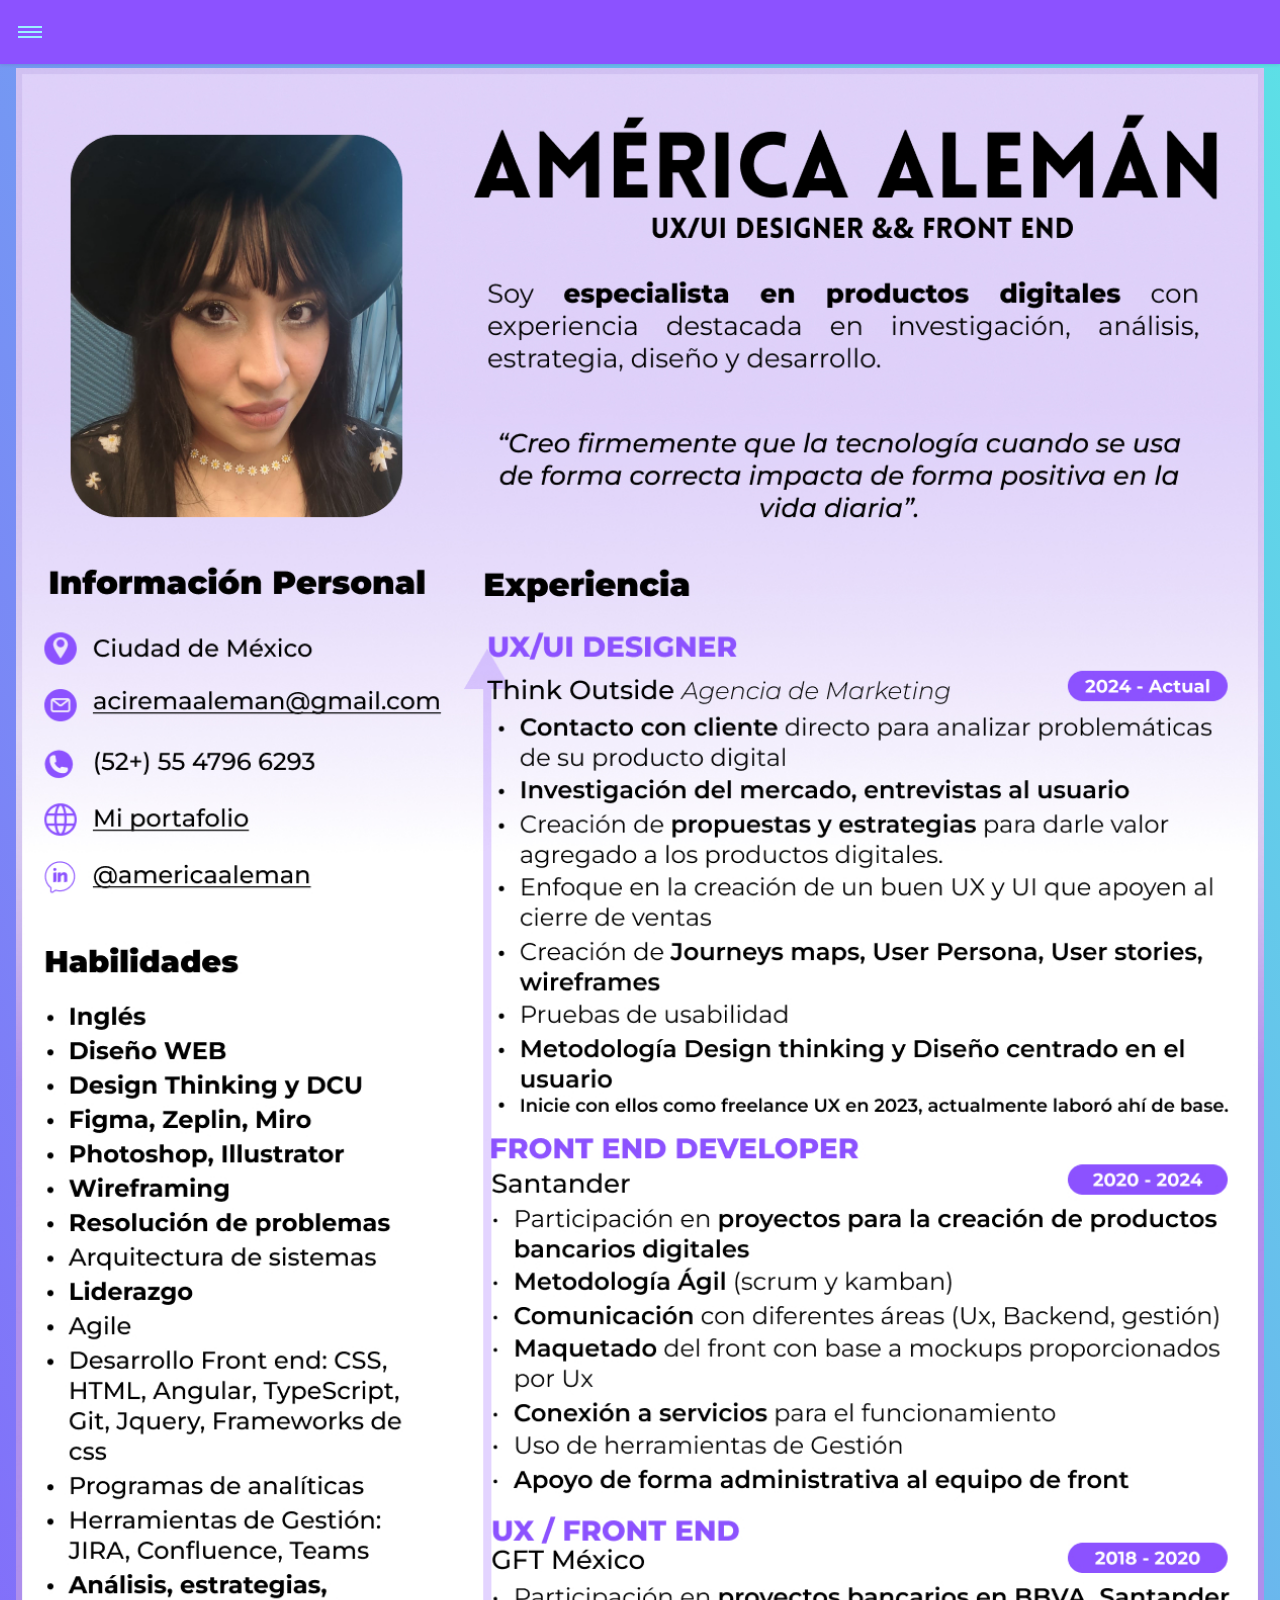
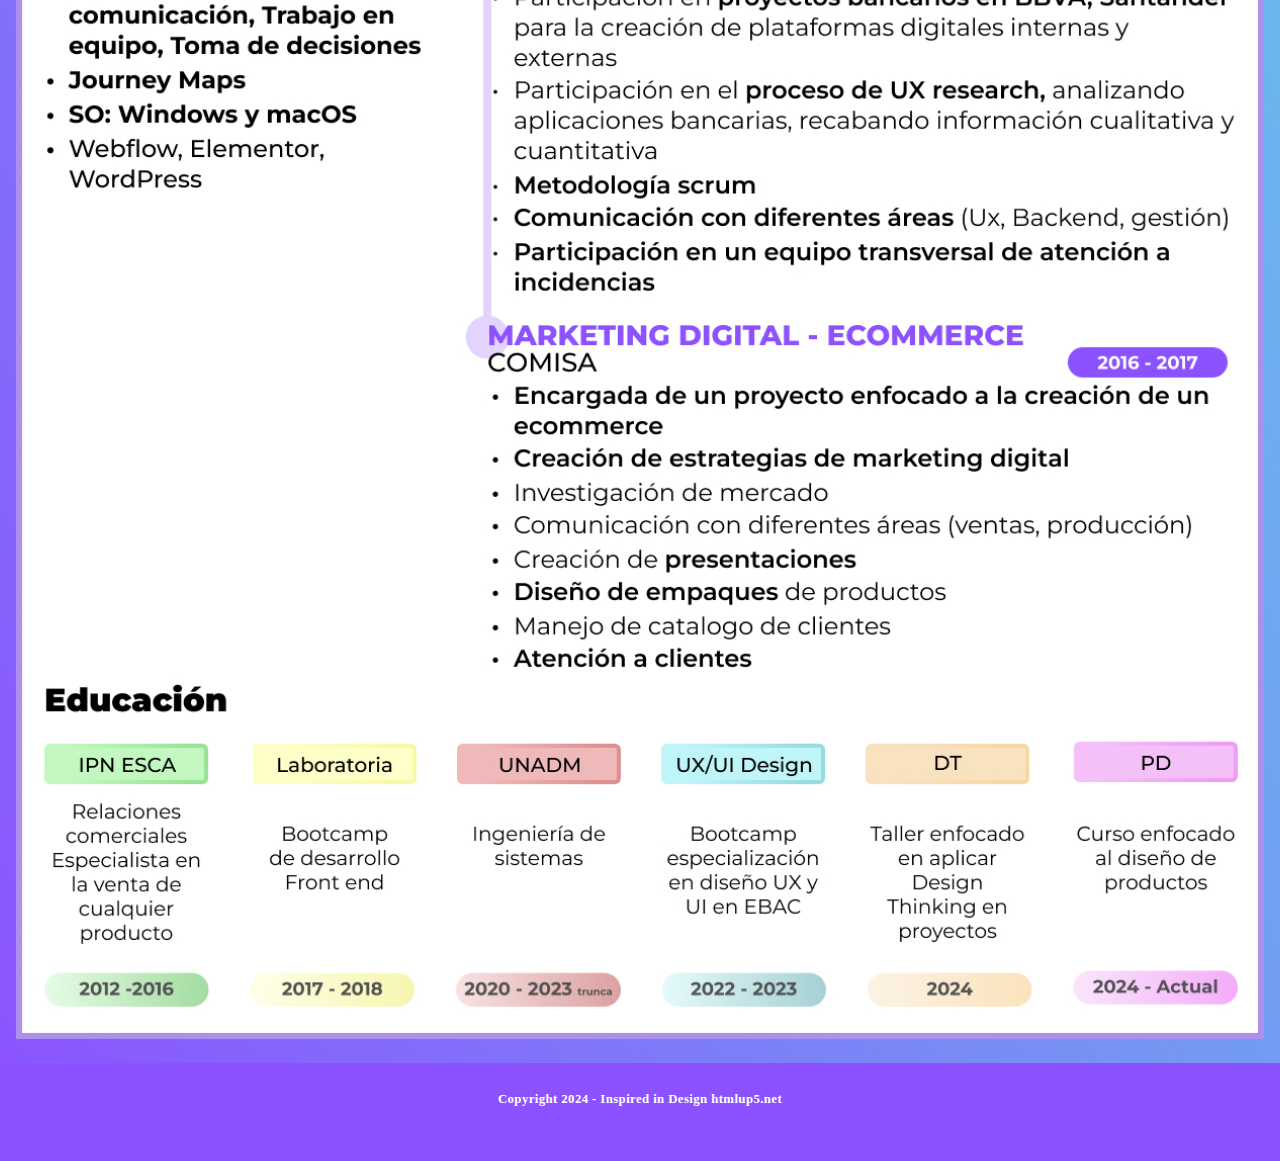
<file: cv.html>
<!DOCTYPE HTML>
<!--
	Forty by HTML5 UP
	html5up.net | @ajlkn
	Free for personal and commercial use under the CCA 3.0 license (html5up.net/license)
-->
<html>
	<head lang="es">
		<title>Resume</title>
		<meta charset="utf-8" />
		<meta name="viewport" content="width=device-width, initial-scale=1, user-scalable=no" />
		<link rel="stylesheet" href="assets/css/main.css" />
		<noscript><link rel="stylesheet" href="assets/css/noscript.css" /></noscript>
	</head>
	<body class="is-preload">

		<!-- Wrapper -->
			<div id="wrapper">

				<!-- Header -->
				<!-- Note: The "styleN" class below should match that of the banner element. -->
                <header id="header">
                    <nav>
                        <a href="#menu"></a>
                    </nav>
                </header>

				<!-- Menu -->
					<nav id="menu">
						<ul class="links">
							<li><a href="index.html">América Alemán</a></li>
							<li><a href="landing.html">Experience</a></li>
							<li><a href="generic.html">Portfolio</a></li>
							<li><a href="https://www.linkedin.com/in/americaaleman/">LinkendIn</a></li>
							<li><a href="cv.html">Resume</a></li>
							<!--<li><a href="hobbies.html">Hobbies</a></li>-->
						</ul>
					</nav>

				<!-- Main -->
                <section id="cv">
                    <img src="images/CV.jpg" width="100%" height="100%" alt="" />
                </section>
                <!--<section id="cv">
                    <img src="*" width="100%" height="100%" alt="" />
                </section>-->
				<!-- Footer -->
					<footer id="footer">
						<div>
							<p>Copyright 2024 - Inspired in Design htmlup5.net</p>
						</div>
					</footer>

			</div>

		<!-- Scripts -->
			<script src="assets/js/jquery.min.js"></script>
			<script src="assets/js/jquery.scrolly.min.js"></script>
			<script src="assets/js/jquery.scrollex.min.js"></script>
			<script src="assets/js/browser.min.js"></script>
			<script src="assets/js/breakpoints.min.js"></script>
            <script src="assets/js/util.js"></script>
            <script src="assets/js/main.js"></script>
            <script src="assets/js/landing.js"></script>

	</body>
</html>
</file>
<file: assets/css/noscript.css>
/*
	Forty by HTML5 UP
	html5up.net | @ajlkn
	Free for personal and commercial use under the CCA 3.0 license (html5up.net/license)
*/

/* Banner */

	body.is-preload #banner:after {
		opacity: 0.85;
	}

	body.is-preload #banner > .inner {
		-moz-filter: none;
		-webkit-filter: none;
		-ms-filter: none;
		filter: none;
		-moz-transform: none;
		-webkit-transform: none;
		-ms-transform: none;
		transform: none;
		opacity: 1;
	}
</file>
<file: assets/css/main.css>
@import url(fontawesome-all.min.css);
@import url("https://fonts.googleapis.com/css?family=Source+Sans+Pro:300,300italic,600,600italic");

/*
	Forty by HTML5 UP
	html5up.net | @ajlkn
	Free for personal and commercial use under the CCA 3.0 license (html5up.net/license)
*/

html, body, div, span, applet, object,
iframe, h1, h2, h3, h4, h5, h6, p, blockquote,
pre, a, abbr, acronym, address, big, cite,
code, del, dfn, em, img, ins, kbd, q, s, samp,
small, strike, strong, sub, sup, tt, var, b,
u, i, center, dl, dt, dd, ol, ul, li, fieldset,
form, label, legend, table, caption, tbody,
tfoot, thead, tr, th, td, article, aside,
canvas, details, embed, figure, figcaption,
footer, header, hgroup, menu, nav, output, ruby,
section, summary, time, mark, audio, video {
	margin: 0;
	padding: 0;
	border: 0;
	font-size: 100%;
	font: inherit;
	vertical-align: baseline;}

article, aside, details, figcaption, figure,
footer, header, hgroup, menu, nav, section {
	display: block;}

body {
	line-height: 1;
	
}

ol, ul {
	list-style: none;
}

blockquote, q {
	quotes: none;
}

	blockquote:before, blockquote:after, q:before, q:after {
		content: '';
		content: none;
	}

table {
	border-collapse: collapse;
	border-spacing: 0;
}

body {
	-webkit-text-size-adjust: none;
}

mark {
	background-color: transparent;
	color: inherit;
}

input::-moz-focus-inner {
	border: 0;
	padding: 0;
}

input, select, textarea {
	-moz-appearance: none;
	-webkit-appearance: none;
	-ms-appearance: none;
	appearance: none;
}

/* Basic */

	@-ms-viewport {
		width: device-width;
	}

	body {
		-ms-overflow-style: scrollbar;
	}

	@media screen and (max-width: 480px) {

		html, body {
			min-width: 320px;
		}

	}

	html {
		box-sizing: border-box;
	}

	*, *:before, *:after {
		box-sizing: inherit;
	}

	body {
		background: linear-gradient(to right top,#8C52FF, #5CE1E6);
	}

		body.is-preload *, body.is-preload *:before, body.is-preload *:after {
			-moz-animation: none !important;
			-webkit-animation: none !important;
			-ms-animation: none !important;
			animation: none !important;
			-moz-transition: none !important;
			-webkit-transition: none !important;
			-ms-transition: none !important;
			transition: none !important;
		}
/* Type */

	body, input, select, textarea {
		color: #ffffff;
		font-family: 'Lucida Sans', 'Lucida Sans Regular', 'Lucida Grande', 'Lucida Sans Unicode';
		font-size: 1em;
		font-weight: 300;
		letter-spacing: 0.025em;
		line-height: 1.65;
	}

		@media screen and (max-width: 1680px) {

			body, input, select, textarea {
				font-size: 1em;
			}

		}

		@media screen and (max-width: 1280px) {

			body, input, select, textarea {
				font-size: 1em;
			}

		}

		@media screen and (max-width: 360px) {

			body, input, select, textarea {
				font-size: 0.5em;
			}

		}

	a {
		-moz-transition: color 0.2s ease-in-out, border-bottom-color 0.2s ease-in-out;
		-webkit-transition: color 0.2s ease-in-out, border-bottom-color 0.2s ease-in-out;
		-ms-transition: color 0.2s ease-in-out, border-bottom-color 0.2s ease-in-out;
		transition: color 0.2s ease-in-out, border-bottom-color 0.2s ease-in-out;
		border-bottom: dotted 1px;
		color: inherit;
		text-decoration: none;
	}

		a:hover {
			border-bottom-color: transparent;
			color: #9bf1ff !important;
		}

		a:active {
			color: #53e3fb !important;
		}

	strong, b {
		color: #ffffff;
		font-weight: 600;
	}

	em, i {
		font-style: italic;
	}

	p {
		margin: 0 0 2em 0;
	}

	h1, h2, h3, h4, h5, h6 {
		color: #ffffff;
		font-weight: 600;
		line-height: 1.65;
		margin: 0 0 1em 0;
	}

		h1 a, h2 a, h3 a, h4 a, h5 a, h6 a {
			color: inherit;
			border-bottom: 0;
		}

	h1 {
		font-size: 2.5em;
	}

	h2 {
		font-size: 1.75em;
	}

	h3 {
		font-size: 1.35em;
	}

	h4 {
		font-size: 1.1em;
	}

	h5 {
		font-size: 0.9em;
	}

	h6 {
		font-size: 0.7em;
	}

	@media screen and (max-width: 736px) {

		h1 {
			font-size: 2em;
		}

		h2 {
			font-size: 1.5em;
		}

		h3 {
			font-size: 1.25em;
		}

	}

	sub {
		font-size: 0.8em;
		position: relative;
		top: 0.5em;
	}

	sup {
		font-size: 0.8em;
		position: relative;
		top: -0.5em;
	}

	blockquote {
		border-left: solid 4px rgba(101, 197, 238, 0.229);
		font-style: italic;
		margin: 0 0 2em 0;
		padding: 0.5em 0 0.5em 2em;
	}

	code {
		background: rgba(212, 212, 255, 0.035);
		font-family: "Courier New", monospace;
		font-size: 0.9em;
		margin: 0 0.25em;
		padding: 0.25em 0.65em;
	}

	pre {
		-webkit-overflow-scrolling: touch;
		font-family: "Courier New", monospace;
		font-size: 0.9em;
		margin: 0 0 2em 0;
	}

		pre code {
			display: block;
			line-height: 1.75;
			padding: 1em 1.5em;
			overflow-x: auto;
		}

	hr {
		border: 0;
		border-bottom: solid 1px rgba(101, 197, 238, 0.229);
		margin: 2em 0;
	}

		hr.major {
			margin: 3em 0;
		}

	.align-left {
		text-align: left;
	}

	.align-center {
		text-align: center;
	}

	.align-right {
		text-align: right;
	}

/* Row */

	.row {
		display: flex;
		flex-wrap: wrap;
		box-sizing: border-box;
		align-items: stretch;
	}

		.row > * {
			box-sizing: border-box;
		}

		.row.gtr-uniform > * > :last-child {
			margin-bottom: 0;
		}

		.row.aln-left {
			justify-content: flex-start;
		}

		.row.aln-center {
			justify-content: center;
		}

		.row.aln-right {
			justify-content: flex-end;
		}

		.row.aln-top {
			align-items: flex-start;
		}

		.row.aln-middle {
			align-items: center;
		}

		.row.aln-bottom {
			align-items: flex-end;
		}

		.row > .imp {
			order: -1;
		}

		.row > .col-1 {
			width: 8.33333%;
		}

		.row > .off-1 {
			margin-left: 8.33333%;
		}

		.row > .col-2 {
			width: 16.66667%;
		}

		.row > .off-2 {
			margin-left: 16.66667%;
		}

		.row > .col-3 {
			width: 25%;
		}

		.row > .off-3 {
			margin-left: 25%;
		}

		.row > .col-4 {
			width: 33.33333%;
		}

		.row > .off-4 {
			margin-left: 33.33333%;
		}

		.row > .col-5 {
			width: 41.66667%;
		}

		.row > .off-5 {
			margin-left: 41.66667%;
		}

		.row > .col-6 {
			width: 50%;
		}

		.row > .off-6 {
			margin-left: 50%;
		}

		.row > .col-7 {
			width: 58.33333%;
		}

		.row > .off-7 {
			margin-left: 58.33333%;
		}

		.row > .col-8 {
			width: 66.66667%;
		}

		.row > .off-8 {
			margin-left: 66.66667%;
		}

		.row > .col-9 {
			width: 75%;
		}

		.row > .off-9 {
			margin-left: 75%;
		}

		.row > .col-10 {
			width: 83.33333%;
		}

		.row > .off-10 {
			margin-left: 83.33333%;
		}

		.row > .col-11 {
			width: 91.66667%;
		}

		.row > .off-11 {
			margin-left: 91.66667%;
		}

		.row > .col-12 {
			width: 100%;
		}

		.row > .off-12 {
			margin-left: 100%;
		}

		.row.gtr-0 {
			margin-top: 0;
			margin-left: 0em;
		}

			.row.gtr-0 > * {
				padding: 0 0 0 0em;
			}

			.row.gtr-0.gtr-uniform {
				margin-top: 0em;
			}

				.row.gtr-0.gtr-uniform > * {
					padding-top: 0em;
				}

		.row.gtr-25 {
			margin-top: 0;
			margin-left: -0.5em;
		}

			.row.gtr-25 > * {
				padding: 0 0 0 0.5em;
			}

			.row.gtr-25.gtr-uniform {
				margin-top: -0.5em;
			}

				.row.gtr-25.gtr-uniform > * {
					padding-top: 0.5em;
				}

		.row.gtr-50 {
			margin-top: 0;
			margin-left: -1em;
		}

			.row.gtr-50 > * {
				padding: 0 0 0 1em;
			}

			.row.gtr-50.gtr-uniform {
				margin-top: -1em;
			}

				.row.gtr-50.gtr-uniform > * {
					padding-top: 1em;
				}

		.row {
			margin-top: 0;
			margin-left: -2em;
		}

			.row > * {
				padding: 0 0 0 2em;
			}

			.row.gtr-uniform {
				margin-top: -2em;
			}

				.row.gtr-uniform > * {
					padding-top: 2em;
				}

		.row.gtr-150 {
			margin-top: 0;
			margin-left: -3em;
		}

			.row.gtr-150 > * {
				padding: 0 0 0 3em;
			}

			.row.gtr-150.gtr-uniform {
				margin-top: -3em;
			}

				.row.gtr-150.gtr-uniform > * {
					padding-top: 3em;
				}

		.row.gtr-200 {
			margin-top: 0;
			margin-left: -4em;
		}

			.row.gtr-200 > * {
				padding: 0 0 0 4em;
			}

			.row.gtr-200.gtr-uniform {
				margin-top: -4em;
			}

				.row.gtr-200.gtr-uniform > * {
					padding-top: 4em;
				}

		@media screen and (max-width: 1680px) {

			.row {
				display: flex;
				flex-wrap: wrap;
				box-sizing: border-box;
				align-items: stretch;
			}

				.row > * {
					box-sizing: border-box;
				}

				.row.gtr-uniform > * > :last-child {
					margin-bottom: 0;
				}

				.row.aln-left {
					justify-content: flex-start;
				}

				.row.aln-center {
					justify-content: center;
				}

				.row.aln-right {
					justify-content: flex-end;
				}

				.row.aln-top {
					align-items: flex-start;
				}

				.row.aln-middle {
					align-items: center;
				}

				.row.aln-bottom {
					align-items: flex-end;
				}

				.row > .imp-xlarge {
					order: -1;
				}

				.row > .col-1-xlarge {
					width: 8.33333%;
				}

				.row > .off-1-xlarge {
					margin-left: 8.33333%;
				}

				.row > .col-2-xlarge {
					width: 16.66667%;
				}

				.row > .off-2-xlarge {
					margin-left: 16.66667%;
				}

				.row > .col-3-xlarge {
					width: 25%;
				}

				.row > .off-3-xlarge {
					margin-left: 25%;
				}

				.row > .col-4-xlarge {
					width: 33.33333%;
				}

				.row > .off-4-xlarge {
					margin-left: 33.33333%;
				}

				.row > .col-5-xlarge {
					width: 41.66667%;
				}

				.row > .off-5-xlarge {
					margin-left: 41.66667%;
				}

				.row > .col-6-xlarge {
					width: 50%;
				}

				.row > .off-6-xlarge {
					margin-left: 50%;
				}

				.row > .col-7-xlarge {
					width: 58.33333%;
				}

				.row > .off-7-xlarge {
					margin-left: 58.33333%;
				}

				.row > .col-8-xlarge {
					width: 66.66667%;
				}

				.row > .off-8-xlarge {
					margin-left: 66.66667%;
				}

				.row > .col-9-xlarge {
					width: 75%;
				}

				.row > .off-9-xlarge {
					margin-left: 75%;
				}

				.row > .col-10-xlarge {
					width: 83.33333%;
				}

				.row > .off-10-xlarge {
					margin-left: 83.33333%;
				}

				.row > .col-11-xlarge {
					width: 91.66667%;
				}

				.row > .off-11-xlarge {
					margin-left: 91.66667%;
				}

				.row > .col-12-xlarge {
					width: 100%;
				}

				.row > .off-12-xlarge {
					margin-left: 100%;
				}

				.row.gtr-0 {
					margin-top: 0;
					margin-left: 0em;
				}

					.row.gtr-0 > * {
						padding: 0 0 0 0em;
					}

					.row.gtr-0.gtr-uniform {
						margin-top: 0em;
					}

						.row.gtr-0.gtr-uniform > * {
							padding-top: 0em;
						}

				.row.gtr-25 {
					margin-top: 0;
					margin-left: -0.5em;
				}

					.row.gtr-25 > * {
						padding: 0 0 0 0.5em;
					}

					.row.gtr-25.gtr-uniform {
						margin-top: -0.5em;
					}

						.row.gtr-25.gtr-uniform > * {
							padding-top: 0.5em;
						}

				.row.gtr-50 {
					margin-top: 0;
					margin-left: -1em;
				}

					.row.gtr-50 > * {
						padding: 0 0 0 1em;
					}

					.row.gtr-50.gtr-uniform {
						margin-top: -1em;
					}

						.row.gtr-50.gtr-uniform > * {
							padding-top: 1em;
						}

				.row {
					margin-top: 0;
					margin-left: -2em;
				}

					.row > * {
						padding: 0 0 0 2em;
					}

					.row.gtr-uniform {
						margin-top: -2em;
					}

						.row.gtr-uniform > * {
							padding-top: 2em;
						}

				.row.gtr-150 {
					margin-top: 0;
					margin-left: -3em;
				}

					.row.gtr-150 > * {
						padding: 0 0 0 3em;
					}

					.row.gtr-150.gtr-uniform {
						margin-top: -3em;
					}

						.row.gtr-150.gtr-uniform > * {
							padding-top: 3em;
						}

				.row.gtr-200 {
					margin-top: 0;
					margin-left: -4em;
				}

					.row.gtr-200 > * {
						padding: 0 0 0 4em;
					}

					.row.gtr-200.gtr-uniform {
						margin-top: -4em;
					}

						.row.gtr-200.gtr-uniform > * {
							padding-top: 4em;
						}

		}

		@media screen and (max-width: 1280px) {

			.row {
				display: flex;
				flex-wrap: wrap;
				box-sizing: border-box;
				align-items: stretch;
			}

				.row > * {
					box-sizing: border-box;
				}

				.row.gtr-uniform > * > :last-child {
					margin-bottom: 0;
				}

				.row.aln-left {
					justify-content: flex-start;
				}

				.row.aln-center {
					justify-content: center;
				}

				.row.aln-right {
					justify-content: flex-end;
				}

				.row.aln-top {
					align-items: flex-start;
				}

				.row.aln-middle {
					align-items: center;
				}

				.row.aln-bottom {
					align-items: flex-end;
				}

				.row > .imp-large {
					order: -1;
				}

				.row > .col-1-large {
					width: 8.33333%;
				}

				.row > .off-1-large {
					margin-left: 8.33333%;
				}

				.row > .col-2-large {
					width: 16.66667%;
				}

				.row > .off-2-large {
					margin-left: 16.66667%;
				}

				.row > .col-3-large {
					width: 25%;
				}

				.row > .off-3-large {
					margin-left: 25%;
				}

				.row > .col-4-large {
					width: 33.33333%;
				}

				.row > .off-4-large {
					margin-left: 33.33333%;
				}

				.row > .col-5-large {
					width: 41.66667%;
				}

				.row > .off-5-large {
					margin-left: 41.66667%;
				}

				.row > .col-6-large {
					width: 50%;
				}

				.row > .off-6-large {
					margin-left: 50%;
				}

				.row > .col-7-large {
					width: 58.33333%;
				}

				.row > .off-7-large {
					margin-left: 58.33333%;
				}

				.row > .col-8-large {
					width: 66.66667%;
				}

				.row > .off-8-large {
					margin-left: 66.66667%;
				}

				.row > .col-9-large {
					width: 75%;
				}

				.row > .off-9-large {
					margin-left: 75%;
				}

				.row > .col-10-large {
					width: 83.33333%;
				}

				.row > .off-10-large {
					margin-left: 83.33333%;
				}

				.row > .col-11-large {
					width: 91.66667%;
				}

				.row > .off-11-large {
					margin-left: 91.66667%;
				}

				.row > .col-12-large {
					width: 100%;
				}

				.row > .off-12-large {
					margin-left: 100%;
				}

				.row.gtr-0 {
					margin-top: 0;
					margin-left: 0em;
				}

					.row.gtr-0 > * {
						padding: 0 0 0 0em;
					}

					.row.gtr-0.gtr-uniform {
						margin-top: 0em;
					}

						.row.gtr-0.gtr-uniform > * {
							padding-top: 0em;
						}

				.row.gtr-25 {
					margin-top: 0;
					margin-left: -0.375em;
				}

					.row.gtr-25 > * {
						padding: 0 0 0 0.375em;
					}

					.row.gtr-25.gtr-uniform {
						margin-top: -0.375em;
					}

						.row.gtr-25.gtr-uniform > * {
							padding-top: 0.375em;
						}

				.row.gtr-50 {
					margin-top: 0;
					margin-left: -0.75em;
				}

					.row.gtr-50 > * {
						padding: 0 0 0 0.75em;
					}

					.row.gtr-50.gtr-uniform {
						margin-top: -0.75em;
					}

						.row.gtr-50.gtr-uniform > * {
							padding-top: 0.75em;
						}

				.row {
					margin-top: 0;
					margin-left: -1.5em;
				}

					.row > * {
						padding: 0 0 0 1.5em;
					}

					.row.gtr-uniform {
						margin-top: -1.5em;
					}

						.row.gtr-uniform > * {
							padding-top: 1.5em;
						}

				.row.gtr-150 {
					margin-top: 0;
					margin-left: -2.25em;
				}

					.row.gtr-150 > * {
						padding: 0 0 0 2.25em;
					}

					.row.gtr-150.gtr-uniform {
						margin-top: -2.25em;
					}

						.row.gtr-150.gtr-uniform > * {
							padding-top: 2.25em;
						}

				.row.gtr-200 {
					margin-top: 0;
					margin-left: -3em;
				}

					.row.gtr-200 > * {
						padding: 0 0 0 3em;
					}

					.row.gtr-200.gtr-uniform {
						margin-top: -3em;
					}

						.row.gtr-200.gtr-uniform > * {
							padding-top: 3em;
						}

		}

		@media screen and (max-width: 980px) {

			.row {
				display: flex;
				flex-wrap: wrap;
				box-sizing: border-box;
				align-items: stretch;
			}

				.row > * {
					box-sizing: border-box;
				}

				.row.gtr-uniform > * > :last-child {
					margin-bottom: 0;
				}

				.row.aln-left {
					justify-content: flex-start;
				}

				.row.aln-center {
					justify-content: center;
				}

				.row.aln-right {
					justify-content: flex-end;
				}

				.row.aln-top {
					align-items: flex-start;
				}

				.row.aln-middle {
					align-items: center;
				}

				.row.aln-bottom {
					align-items: flex-end;
				}

				.row > .imp-medium {
					order: -1;
				}

				.row > .col-1-medium {
					width: 8.33333%;
				}

				.row > .off-1-medium {
					margin-left: 8.33333%;
				}

				.row > .col-2-medium {
					width: 16.66667%;
				}

				.row > .off-2-medium {
					margin-left: 16.66667%;
				}

				.row > .col-3-medium {
					width: 25%;
				}

				.row > .off-3-medium {
					margin-left: 25%;
				}

				.row > .col-4-medium {
					width: 33.33333%;
				}

				.row > .off-4-medium {
					margin-left: 33.33333%;
				}

				.row > .col-5-medium {
					width: 41.66667%;
				}

				.row > .off-5-medium {
					margin-left: 41.66667%;
				}

				.row > .col-6-medium {
					width: 50%;
				}

				.row > .off-6-medium {
					margin-left: 50%;
				}

				.row > .col-7-medium {
					width: 58.33333%;
				}

				.row > .off-7-medium {
					margin-left: 58.33333%;
				}

				.row > .col-8-medium {
					width: 66.66667%;
				}

				.row > .off-8-medium {
					margin-left: 66.66667%;
				}

				.row > .col-9-medium {
					width: 75%;
				}

				.row > .off-9-medium {
					margin-left: 75%;
				}

				.row > .col-10-medium {
					width: 83.33333%;
				}

				.row > .off-10-medium {
					margin-left: 83.33333%;
				}

				.row > .col-11-medium {
					width: 91.66667%;
				}

				.row > .off-11-medium {
					margin-left: 91.66667%;
				}

				.row > .col-12-medium {
					width: 100%;
				}

				.row > .off-12-medium {
					margin-left: 100%;
				}

				.row.gtr-0 {
					margin-top: 0;
					margin-left: 0em;
				}

					.row.gtr-0 > * {
						padding: 0 0 0 0em;
					}

					.row.gtr-0.gtr-uniform {
						margin-top: 0em;
					}

						.row.gtr-0.gtr-uniform > * {
							padding-top: 0em;
						}

				.row.gtr-25 {
					margin-top: 0;
					margin-left: -0.375em;
				}

					.row.gtr-25 > * {
						padding: 0 0 0 0.375em;
					}

					.row.gtr-25.gtr-uniform {
						margin-top: -0.375em;
					}

						.row.gtr-25.gtr-uniform > * {
							padding-top: 0.375em;
						}

				.row.gtr-50 {
					margin-top: 0;
					margin-left: -0.75em;
				}

					.row.gtr-50 > * {
						padding: 0 0 0 0.75em;
					}

					.row.gtr-50.gtr-uniform {
						margin-top: -0.75em;
					}

						.row.gtr-50.gtr-uniform > * {
							padding-top: 0.75em;
						}

				.row {
					margin-top: 0;
					margin-left: -1.5em;
				}

					.row > * {
						padding: 0 0 0 1.5em;
					}

					.row.gtr-uniform {
						margin-top: -1.5em;
					}

						.row.gtr-uniform > * {
							padding-top: 1.5em;
						}

				.row.gtr-150 {
					margin-top: 0;
					margin-left: -2.25em;
				}

					.row.gtr-150 > * {
						padding: 0 0 0 2.25em;
					}

					.row.gtr-150.gtr-uniform {
						margin-top: -2.25em;
					}

						.row.gtr-150.gtr-uniform > * {
							padding-top: 2.25em;
						}

				.row.gtr-200 {
					margin-top: 0;
					margin-left: -3em;
				}

					.row.gtr-200 > * {
						padding: 0 0 0 3em;
					}

					.row.gtr-200.gtr-uniform {
						margin-top: -3em;
					}

						.row.gtr-200.gtr-uniform > * {
							padding-top: 3em;
						}

		}

		@media screen and (max-width: 736px) {

			.row {
				display: flex;
				flex-wrap: wrap;
				box-sizing: border-box;
				align-items: stretch;
			}

				.row > * {
					box-sizing: border-box;
				}

				.row.gtr-uniform > * > :last-child {
					margin-bottom: 0;
				}

				.row.aln-left {
					justify-content: flex-start;
				}

				.row.aln-center {
					justify-content: center;
				}

				.row.aln-right {
					justify-content: flex-end;
				}

				.row.aln-top {
					align-items: flex-start;
				}

				.row.aln-middle {
					align-items: center;
				}

				.row.aln-bottom {
					align-items: flex-end;
				}

				.row > .imp-small {
					order: -1;
				}

				.row > .col-1-small {
					width: 8.33333%;
				}

				.row > .off-1-small {
					margin-left: 8.33333%;
				}

				.row > .col-2-small {
					width: 16.66667%;
				}

				.row > .off-2-small {
					margin-left: 16.66667%;
				}

				.row > .col-3-small {
					width: 25%;
				}

				.row > .off-3-small {
					margin-left: 25%;
				}

				.row > .col-4-small {
					width: 33.33333%;
				}

				.row > .off-4-small {
					margin-left: 33.33333%;
				}

				.row > .col-5-small {
					width: 41.66667%;
				}

				.row > .off-5-small {
					margin-left: 41.66667%;
				}

				.row > .col-6-small {
					width: 50%;
				}

				.row > .off-6-small {
					margin-left: 50%;
				}

				.row > .col-7-small {
					width: 58.33333%;
				}

				.row > .off-7-small {
					margin-left: 58.33333%;
				}

				.row > .col-8-small {
					width: 66.66667%;
				}

				.row > .off-8-small {
					margin-left: 66.66667%;
				}

				.row > .col-9-small {
					width: 75%;
				}

				.row > .off-9-small {
					margin-left: 75%;
				}

				.row > .col-10-small {
					width: 83.33333%;
				}

				.row > .off-10-small {
					margin-left: 83.33333%;
				}

				.row > .col-11-small {
					width: 91.66667%;
				}

				.row > .off-11-small {
					margin-left: 91.66667%;
				}

				.row > .col-12-small {
					width: 100%;
				}

				.row > .off-12-small {
					margin-left: 100%;
				}

				.row.gtr-0 {
					margin-top: 0;
					margin-left: 0em;
				}

					.row.gtr-0 > * {
						padding: 0 0 0 0em;
					}

					.row.gtr-0.gtr-uniform {
						margin-top: 0em;
					}

						.row.gtr-0.gtr-uniform > * {
							padding-top: 0em;
						}

				.row.gtr-25 {
					margin-top: 0;
					margin-left: -0.3125em;
				}

					.row.gtr-25 > * {
						padding: 0 0 0 0.3125em;
					}

					.row.gtr-25.gtr-uniform {
						margin-top: -0.3125em;
					}

						.row.gtr-25.gtr-uniform > * {
							padding-top: 0.3125em;
						}

				.row.gtr-50 {
					margin-top: 0;
					margin-left: -0.625em;
				}

					.row.gtr-50 > * {
						padding: 0 0 0 0.625em;
					}

					.row.gtr-50.gtr-uniform {
						margin-top: -0.625em;
					}

						.row.gtr-50.gtr-uniform > * {
							padding-top: 0.625em;
						}

				.row {
					margin-top: 0;
					margin-left: -1.25em;
				}

					.row > * {
						padding: 0 0 0 1.25em;
					}

					.row.gtr-uniform {
						margin-top: -1.25em;
					}

						.row.gtr-uniform > * {
							padding-top: 1.25em;
						}

				.row.gtr-150 {
					margin-top: 0;
					margin-left: -1.875em;
				}

					.row.gtr-150 > * {
						padding: 0 0 0 1.875em;
					}

					.row.gtr-150.gtr-uniform {
						margin-top: -1.875em;
					}

						.row.gtr-150.gtr-uniform > * {
							padding-top: 1.875em;
						}

				.row.gtr-200 {
					margin-top: 0;
					margin-left: -2.5em;
				}

					.row.gtr-200 > * {
						padding: 0 0 0 2.5em;
					}

					.row.gtr-200.gtr-uniform {
						margin-top: -2.5em;
					}

						.row.gtr-200.gtr-uniform > * {
							padding-top: 2.5em;
						}

		}

		@media screen and (max-width: 480px) {

			.row {
				display: flex;
				flex-wrap: wrap;
				box-sizing: border-box;
				align-items: stretch;
			}

				.row > * {
					box-sizing: border-box;
				}

				.row.gtr-uniform > * > :last-child {
					margin-bottom: 0;
				}

				.row.aln-left {
					justify-content: flex-start;
				}

				.row.aln-center {
					justify-content: center;
				}

				.row.aln-right {
					justify-content: flex-end;
				}

				.row.aln-top {
					align-items: flex-start;
				}

				.row.aln-middle {
					align-items: center;
				}

				.row.aln-bottom {
					align-items: flex-end;
				}

				.row > .imp-xsmall {
					order: -1;
				}

				.row > .col-1-xsmall {
					width: 8.33333%;
				}

				.row > .off-1-xsmall {
					margin-left: 8.33333%;
				}

				.row > .col-2-xsmall {
					width: 16.66667%;
				}

				.row > .off-2-xsmall {
					margin-left: 16.66667%;
				}

				.row > .col-3-xsmall {
					width: 25%;
				}

				.row > .off-3-xsmall {
					margin-left: 25%;
				}

				.row > .col-4-xsmall {
					width: 33.33333%;
				}

				.row > .off-4-xsmall {
					margin-left: 33.33333%;
				}

				.row > .col-5-xsmall {
					width: 41.66667%;
				}

				.row > .off-5-xsmall {
					margin-left: 41.66667%;
				}

				.row > .col-6-xsmall {
					width: 50%;
				}

				.row > .off-6-xsmall {
					margin-left: 50%;
				}

				.row > .col-7-xsmall {
					width: 58.33333%;
				}

				.row > .off-7-xsmall {
					margin-left: 58.33333%;
				}

				.row > .col-8-xsmall {
					width: 66.66667%;
				}

				.row > .off-8-xsmall {
					margin-left: 66.66667%;
				}

				.row > .col-9-xsmall {
					width: 75%;
				}

				.row > .off-9-xsmall {
					margin-left: 75%;
				}

				.row > .col-10-xsmall {
					width: 83.33333%;
				}

				.row > .off-10-xsmall {
					margin-left: 83.33333%;
				}

				.row > .col-11-xsmall {
					width: 91.66667%;
				}

				.row > .off-11-xsmall {
					margin-left: 91.66667%;
				}

				.row > .col-12-xsmall {
					width: 100%;
				}

				.row > .off-12-xsmall {
					margin-left: 100%;
				}

				.row.gtr-0 {
					margin-top: 0;
					margin-left: 0em;
				}

					.row.gtr-0 > * {
						padding: 0 0 0 0em;
					}

					.row.gtr-0.gtr-uniform {
						margin-top: 0em;
					}

						.row.gtr-0.gtr-uniform > * {
							padding-top: 0em;
						}

				.row.gtr-25 {
					margin-top: 0;
					margin-left: -0.3125em;
				}

					.row.gtr-25 > * {
						padding: 0 0 0 0.3125em;
					}

					.row.gtr-25.gtr-uniform {
						margin-top: -0.3125em;
					}

						.row.gtr-25.gtr-uniform > * {
							padding-top: 0.3125em;
						}

				.row.gtr-50 {
					margin-top: 0;
					margin-left: -0.625em;
				}

					.row.gtr-50 > * {
						padding: 0 0 0 0.625em;
					}

					.row.gtr-50.gtr-uniform {
						margin-top: -0.625em;
					}

						.row.gtr-50.gtr-uniform > * {
							padding-top: 0.625em;
						}

				.row {
					margin-top: 0;
					margin-left: -1.25em;
				}

					.row > * {
						padding: 0 0 0 1.25em;
					}

					.row.gtr-uniform {
						margin-top: -1.25em;
					}

						.row.gtr-uniform > * {
							padding-top: 1.25em;
						}

				.row.gtr-150 {
					margin-top: 0;
					margin-left: -1.875em;
				}

					.row.gtr-150 > * {
						padding: 0 0 0 1.875em;
					}

					.row.gtr-150.gtr-uniform {
						margin-top: -1.875em;
					}

						.row.gtr-150.gtr-uniform > * {
							padding-top: 1.875em;
						}

				.row.gtr-200 {
					margin-top: 0;
					margin-left: -2.5em;
				}

					.row.gtr-200 > * {
						padding: 0 0 0 2.5em;
					}

					.row.gtr-200.gtr-uniform {
						margin-top: -2.5em;
					}

						.row.gtr-200.gtr-uniform > * {
							padding-top: 2.5em;
						}

		}

/* Section/Article */

	section.special, article.special {
		text-align: center;
	}

	header.major {
		width: -moz-max-content;
		width: -webkit-max-content;
		width: -ms-max-content;
		width: max-content;
		margin-bottom: 2em;
	}

		header.major > :first-child {
			margin-bottom: 0;
			width: calc(100% + 0.5em);
		}

			header.major > :first-child:after {
				content: '';
				background-color: #ffffff;
				display: block;
				height: 2px;
				margin: 0.325em 0 0.5em 0;
				width: 100%;
			}

		header.major > p {
			font-size: 0.7em;
			font-weight: 600;
			letter-spacing: 0.25em;
			margin-bottom: 0;
			text-transform: uppercase;
		}

		body.is-ie header.major > :first-child:after {
			max-width: 9em;
		}

		body.is-ie header.major > h1:after {
			max-width: 100% !important;
		}

	@media screen and (max-width: 736px) {

		header.major > p br {
			display: none;
		}

	}

/* Form */

	form {
		margin: 0 0 2em 0;
	}

		form > :last-child {
			margin-bottom: 0;
		}

		form > .fields {
			display: -moz-flex;
			display: -webkit-flex;
			display: -ms-flex;
			display: flex;
			-moz-flex-wrap: wrap;
			-webkit-flex-wrap: wrap;
			-ms-flex-wrap: wrap;
			flex-wrap: wrap;
			width: calc(100% + 3em);
			margin: -1.5em 0 2em -1.5em;
		}

			form > .fields > .field {
				-moz-flex-grow: 0;
				-webkit-flex-grow: 0;
				-ms-flex-grow: 0;
				flex-grow: 0;
				-moz-flex-shrink: 0;
				-webkit-flex-shrink: 0;
				-ms-flex-shrink: 0;
				flex-shrink: 0;
				padding: 1.5em 0 0 1.5em;
				width: calc(100% - 1.5em);
			}

				form > .fields > .field.half {
					width: calc(50% - 0.75em);
				}

				form > .fields > .field.third {
					width: calc(100%/3 - 0.5em);
				}

				form > .fields > .field.quarter {
					width: calc(25% - 0.375em);
				}

		@media screen and (max-width: 480px) {

			form > .fields {
				width: calc(100% + 3em);
				margin: -1.5em 0 2em -1.5em;
			}

				form > .fields > .field {
					padding: 1.5em 0 0 1.5em;
					width: calc(100% - 1.5em);
				}

					form > .fields > .field.half {
						width: calc(100% - 1.5em);
					}

					form > .fields > .field.third {
						width: calc(100% - 1.5em);
					}

					form > .fields > .field.quarter {
						width: calc(100% - 1.5em);
					}

		}

	label {
		color: #ffffff;
		display: block;
		font-size: 0.8em;
		font-weight: 600;
		letter-spacing: 0.25em;
		margin: 0 0 1em 0;
		text-transform: uppercase;
	}

	input[type="text"],
	input[type="password"],
	input[type="email"],
	input[type="tel"],
	input[type="search"],
	input[type="url"],
	select,
	textarea {
		-moz-appearance: none;
		-webkit-appearance: none;
		-ms-appearance: none;
		appearance: none;
		background: rgba(212, 212, 255, 0.035);
		border: none;
		border-radius: 0;
		color: inherit;
		display: block;
		outline: 0;
		padding: 0 1em;
		text-decoration: none;
		width: 100%;
	}

		input[type="text"]:invalid,
		input[type="password"]:invalid,
		input[type="email"]:invalid,
		input[type="tel"]:invalid,
		input[type="search"]:invalid,
		input[type="url"]:invalid,
		select:invalid,
		textarea:invalid {
			box-shadow: none;
		}

		input[type="text"]:focus,
		input[type="password"]:focus,
		input[type="email"]:focus,
		input[type="tel"]:focus,
		input[type="search"]:focus,
		input[type="url"]:focus,
		select:focus,
		textarea:focus {
			border-color: #9bf1ff;
			box-shadow: 0 0 0 2px #9bf1ff;
		}

	select {
		background-image: url("data:image/svg+xml;charset=utf8,%3Csvg xmlns='http://www.w3.org/2000/svg' width='40' height='40' preserveAspectRatio='none' viewBox='0 0 40 40'%3E%3Cpath d='M9.4,12.3l10.4,10.4l10.4-10.4c0.2-0.2,0.5-0.4,0.9-0.4c0.3,0,0.6,0.1,0.9,0.4l3.3,3.3c0.2,0.2,0.4,0.5,0.4,0.9 c0,0.4-0.1,0.6-0.4,0.9L20.7,31.9c-0.2,0.2-0.5,0.4-0.9,0.4c-0.3,0-0.6-0.1-0.9-0.4L4.3,17.3c-0.2-0.2-0.4-0.5-0.4-0.9 c0-0.4,0.1-0.6,0.4-0.9l3.3-3.3c0.2-0.2,0.5-0.4,0.9-0.4S9.1,12.1,9.4,12.3z' fill='rgba(101, 197, 238, 0.229)' /%3E%3C/svg%3E");
		background-size: 1.25rem;
		background-repeat: no-repeat;
		background-position: calc(100% - 1rem) center;
		height: 2.75em;
		padding-right: 2.75em;
		text-overflow: ellipsis;
	}

		select option {
			color: #ffffff;
			background: #242943;
		}

		select:focus::-ms-value {
			background-color: transparent;
		}

		select::-ms-expand {
			display: none;
		}

	input[type="text"],
	input[type="password"],
	input[type="email"],
	input[type="tel"],
	input[type="search"],
	input[type="url"],
	select {
		height: 2.75em;
	}

	textarea {
		padding: 0.75em 1em;
	}

	input[type="checkbox"],
	input[type="radio"] {
		-moz-appearance: none;
		-webkit-appearance: none;
		-ms-appearance: none;
		appearance: none;
		display: block;
		float: left;
		margin-right: -2em;
		opacity: 0;
		width: 1em;
		z-index: -1;
	}

		input[type="checkbox"] + label,
		input[type="radio"] + label {
			text-decoration: none;
			color: #ffffff;
			cursor: pointer;
			display: inline-block;
			font-weight: 300;
			padding-left: 2.65em;
			padding-right: 0.75em;
			position: relative;
		}

			input[type="checkbox"] + label:before,
			input[type="radio"] + label:before {
				-moz-osx-font-smoothing: grayscale;
				-webkit-font-smoothing: antialiased;
				display: inline-block;
				font-style: normal;
				font-variant: normal;
				text-rendering: auto;
				line-height: 1;
				text-transform: none !important;
				font-family: 'Font Awesome 5 Free';
				font-weight: 900;
			}

			input[type="checkbox"] + label:before,
			input[type="radio"] + label:before {
				background: rgba(212, 212, 255, 0.035);
				content: '';
				display: inline-block;
				font-size: 0.8em;
				height: 2.0625em;
				left: 0;
				letter-spacing: 0;
				line-height: 2.0625em;
				position: absolute;
				text-align: center;
				top: 0;
				width: 2.0625em;
			}

		input[type="checkbox"]:checked + label:before,
		input[type="radio"]:checked + label:before {
			background: #ffffff;
			border-color: #9bf1ff;
			content: '\f00c';
			color: #242943;
		}

		input[type="checkbox"]:focus + label:before,
		input[type="radio"]:focus + label:before {
			box-shadow: 0 0 0 2px #9bf1ff;
		}

	input[type="radio"] + label:before {
		border-radius: 100%;
	}

	::-webkit-input-placeholder {
		color: rgba(244, 244, 255, 0.2) !important;
		opacity: 1.0;
	}

	:-moz-placeholder {
		color: rgba(244, 244, 255, 0.2) !important;
		opacity: 1.0;
	}

	::-moz-placeholder {
		color: rgba(244, 244, 255, 0.2) !important;
		opacity: 1.0;
	}

	:-ms-input-placeholder {
		color: rgba(244, 244, 255, 0.2) !important;
		opacity: 1.0;
	}

/* Box */

	.box {
		border: solid 1px rgba(101, 197, 238, 0.229);
		margin-bottom: 2em;
		padding: 1.5em;
	}

		.box > :last-child,
		.box > :last-child > :last-child,
		.box > :last-child > :last-child > :last-child {
			margin-bottom: 0;
		}

		.box.alt {
			border: 0;
			border-radius: 0;
			padding: 0;
		}

/* Icon */

	.icon {
		text-decoration: none;
		border-bottom: none;
		position: relative;
	}

		.icon:before {
			-moz-osx-font-smoothing: grayscale;
			-webkit-font-smoothing: antialiased;
			display: inline-block;
			font-style: normal;
			font-variant: normal;
			text-rendering: auto;
			line-height: 1;
			text-transform: none !important;
			font-family: 'Font Awesome 5 Free';
			font-weight: 400;
		}

		.icon > .label {
			display: none;
		}

		.icon:before {
			line-height: inherit;
		}

		.icon.solid:before {
			font-weight: 900;
		}

		.icon.brands:before {
			font-family: 'Font Awesome 5 Brands';
		}

		.icon.alt:before {
			background-color: #ffffff;
			border-radius: 100%;
			color: #242943;
			display: inline-block;
			height: 2em;
			line-height: 2em;
			text-align: center;
			width: 2em;
		}

	a.icon.alt:before {
		-moz-transition: background-color 0.2s ease-in-out;
		-webkit-transition: background-color 0.2s ease-in-out;
		-ms-transition: background-color 0.2s ease-in-out;
		transition: background-color 0.2s ease-in-out;
	}

	a.icon.alt:hover:before {
		background-color: #6fc3df;
	}

	a.icon.alt:active:before {
		background-color: #37a6cb;
	}

/* Image */

	.image {
		border: 0;
		display: inline-block;
		position: relative;
	}

		.image img {
			display: block;
		}

		.image.left, .image.right {
			max-width: 30%;
		}

			.image.left img, .image.right img {
				width: 100%;
			}

		.image.left {
			float: left;
			margin: 0 1.5em 1.25em 0;
			top: 0.25em;
		}

		.image.right {
			float: right;
			margin: 0 0 1.25em 1.5em;
			top: 0.25em;
		}

		.image.fit {
			display: block;
			margin: 0 0 2em 0;
			width: 100%;
		}

			.image.fit img {
				width: 100%;
			}

		.image.main {
			display: block;
			margin: 2.5em 0;
			width: 100%;
		}

			.image.main img {
				width: 100%;
			}

			@media screen and (max-width: 736px) {

				.image.main {
					margin: 1.5em 0;
				}

			}

/* List */

	ol {
		list-style: decimal;
		margin: 0 0 2em 0;
		padding-left: 1.25em;
	}

		ol li {
			padding-left: 0.25em;
		}

	ul {
		list-style: disc;
		margin: 0 0 2em 0;
		padding-left: 1em;
	}

		ul li {
			padding-left: 0.5em;
		}

		ul.alt {
			list-style: none;
			padding-left: 0;
		}

			ul.alt li {
				border-top: solid 1px rgba(101, 197, 238, 0.229);
				padding: 0.5em 0;
			}

				ul.alt li:first-child {
					border-top: 0;
					padding-top: 0;
				}

	dl {
		margin: 0 0 2em 0;
	}

		dl dt {
			display: block;
			font-weight: 600;
			margin: 0 0 1em 0;
		}

		dl dd {
			margin-left: 2em;
		}

/* Actions */

	ul.actions {
		display: -moz-flex;
		display: -webkit-flex;
		display: -ms-flex;
		display: flex;
		cursor: default;
		list-style: none;
		margin-left: -1em;
		padding-left: 0;
	}

		ul.actions li {
			padding: 0 0 0 1em;
			vertical-align: middle;
		}

		ul.actions.special {
			-moz-justify-content: center;
			-webkit-justify-content: center;
			-ms-justify-content: center;
			justify-content: center;
			width: 100%;
			margin-left: 0;
		}

			ul.actions.special li:first-child {
				padding-left: 0;
			}

		ul.actions.stacked {
			-moz-flex-direction: column;
			-webkit-flex-direction: column;
			-ms-flex-direction: column;
			flex-direction: column;
			margin-left: 0;
		}

			ul.actions.stacked li {
				padding: 1.3em 0 0 0;
			}

				ul.actions.stacked li:first-child {
					padding-top: 0;
				}

		ul.actions.fit {
			width: calc(100% + 1em);
		}

			ul.actions.fit li {
				-moz-flex-grow: 1;
				-webkit-flex-grow: 1;
				-ms-flex-grow: 1;
				flex-grow: 1;
				-moz-flex-shrink: 1;
				-webkit-flex-shrink: 1;
				-ms-flex-shrink: 1;
				flex-shrink: 1;
				width: 100%;
			}

				ul.actions.fit li > * {
					width: 100%;
				}

			ul.actions.fit.stacked {
				width: 100%;
			}

/* Icons */

	ul.icons {
		cursor: default;
		list-style: none;
		padding-left: 0;
	}

		ul.icons li {
			display: inline-block;
			padding: 0 1em 0 0;
		}

			ul.icons li:last-child {
				padding-right: 0;
			}

		@media screen and (max-width: 736px) {

			ul.icons li {
				padding: 0 0.75em 0 0;
			}

		}

/* Pagination */

	ul.pagination {
		cursor: default;
		list-style: none;
		padding-left: 0;
	}

		ul.pagination li {
			display: inline-block;
			padding-left: 0;
			vertical-align: middle;
		}

			ul.pagination li > .page {
				-moz-transition: background-color 0.2s ease-in-out, color 0.2s ease-in-out;
				-webkit-transition: background-color 0.2s ease-in-out, color 0.2s ease-in-out;
				-ms-transition: background-color 0.2s ease-in-out, color 0.2s ease-in-out;
				transition: background-color 0.2s ease-in-out, color 0.2s ease-in-out;
				border-bottom: 0;
				display: inline-block;
				font-size: 0.8em;
				font-weight: 600;
				height: 1.5em;
				line-height: 1.5em;
				margin: 0 0.125em;
				min-width: 1.5em;
				padding: 0 0.5em;
				text-align: center;
			}

				ul.pagination li > .page.active {
					background-color: #ffffff;
					color: #242943;
				}

					ul.pagination li > .page.active:hover {
						background-color: #9bf1ff;
						color: #242943 !important;
					}

					ul.pagination li > .page.active:active {
						background-color: #53e3fb;
					}

			ul.pagination li:first-child {
				padding-right: 0.75em;
			}

			ul.pagination li:last-child {
				padding-left: 0.75em;
			}

		@media screen and (max-width: 480px) {

			ul.pagination li:nth-child(n+2):nth-last-child(n+2) {
				display: none;
			}

			ul.pagination li:first-child {
				padding-right: 0;
			}

		}

/* Table */

	.table-wrapper {
		-webkit-overflow-scrolling: touch;
		overflow-x: auto;
	}

	table {
		margin: 0 0 2em 0;
		width: 100%;
	}

		table tbody tr {
			border: solid 1px rgba(101, 197, 238, 0.229);
			border-left: 0;
			border-right: 0;
		}

			table tbody tr:nth-child(2n + 1) {
				background-color: rgba(212, 212, 255, 0.035);
			}

		table td {
			padding: 0.75em 0.75em;
		}

		table th {
			color: #ffffff;
			font-size: 0.9em;
			font-weight: 600;
			padding: 0 0.75em 0.75em 0.75em;
			text-align: left;
		}

		table thead {
			border-bottom: solid 2px rgba(101, 197, 238, 0.229);
		}

		table tfoot {
			border-top: solid 2px rgba(101, 197, 238, 0.229);
		}

		table.alt {
			border-collapse: separate;
		}

			table.alt tbody tr td {
				border: solid 1px rgba(101, 197, 238, 0.229);
				border-left-width: 0;
				border-top-width: 0;
			}

				table.alt tbody tr td:first-child {
					border-left-width: 1px;
				}

			table.alt tbody tr:first-child td {
				border-top-width: 1px;
			}

			table.alt thead {
				border-bottom: 0;
			}

			table.alt tfoot {
				border-top: 0;
			}

/* Button */

	input[type="submit"],
	input[type="reset"],
	input[type="button"],
	button,
	.button {
		-moz-appearance: none;
		-webkit-appearance: none;
		-ms-appearance: none;
		appearance: none;
		-moz-transition: background-color 0.2s ease-in-out, box-shadow 0.2s ease-in-out, color 0.2s ease-in-out;
		-webkit-transition: background-color 0.2s ease-in-out, box-shadow 0.2s ease-in-out, color 0.2s ease-in-out;
		-ms-transition: background-color 0.2s ease-in-out, box-shadow 0.2s ease-in-out, color 0.2s ease-in-out;
		transition: background-color 0.2s ease-in-out, box-shadow 0.2s ease-in-out, color 0.2s ease-in-out;
		background-color: transparent;
		border: 0;
		border-radius: 0;
		box-shadow: inset 0 0 0 2px #ffffff;
		color: #ffffff;
		cursor: pointer;
		display: inline-block;
		font-size: 0.8em;
		font-weight: 600;
		height: 3.5em;
		letter-spacing: 0.25em;
		line-height: 3.5em;
		padding: 0 1.75em;
		text-align: center;
		text-decoration: none;
		text-transform: uppercase;
		white-space: nowrap;
		margin: 0.8em;
	}

		input[type="submit"]:hover, input[type="submit"]:active,
		input[type="reset"]:hover,
		input[type="reset"]:active,
		input[type="button"]:hover,
		input[type="button"]:active,
		button:hover,
		button:active,
		.button:hover,
		.button:active {
			box-shadow: inset 0 0 0 2px #9bf1ff;
			color: #9bf1ff;
		}

		input[type="submit"]:active,
		input[type="reset"]:active,
		input[type="button"]:active,
		button:active,
		.button:active {
			background-color: rgba(155, 241, 255, 0.1);
			box-shadow: inset 0 0 0 2px #53e3fb;
			color: #53e3fb;
		}

		input[type="submit"].icon:before,
		input[type="reset"].icon:before,
		input[type="button"].icon:before,
		button.icon:before,
		.button.icon:before {
			margin-right: 0.5em;
		}

		input[type="submit"].fit,
		input[type="reset"].fit,
		input[type="button"].fit,
		button.fit,
		.button.fit {
			width: 100%;
		}

		input[type="submit"].small,
		input[type="reset"].small,
		input[type="button"].small,
		button.small,
		.button.small {
			font-size: 0.6em;
		}

		input[type="submit"].large,
		input[type="reset"].large,
		input[type="button"].large,
		button.large,
		.button.large {
			font-size: 1.25em;
			height: 3em;
			line-height: 3em;
		}

		input[type="submit"].next,
		input[type="reset"].next,
		input[type="button"].next,
		button.next,
		.button.next {
			padding-right: 4.5em;
			position: relative;
		}

			input[type="submit"].next:before, input[type="submit"].next:after,
			input[type="reset"].next:before,
			input[type="reset"].next:after,
			input[type="button"].next:before,
			input[type="button"].next:after,
			button.next:before,
			button.next:after,
			.button.next:before,
			.button.next:after {
				-moz-transition: opacity 0.2s ease-in-out;
				-webkit-transition: opacity 0.2s ease-in-out;
				-ms-transition: opacity 0.2s ease-in-out;
				transition: opacity 0.2s ease-in-out;
				background-position: center right;
				background-repeat: no-repeat;
				background-size: 36px 24px;
				content: '';
				display: block;
				height: 100%;
				position: absolute;
				right: 1.5em;
				top: 0;
				vertical-align: middle;
				width: 36px;
			}

			input[type="submit"].next:before,
			input[type="reset"].next:before,
			input[type="button"].next:before,
			button.next:before,
			.button.next:before {
				background-image: url("data:image/svg+xml;charset=utf8,%3Csvg xmlns='http://www.w3.org/2000/svg' xmlns:xlink='http://www.w3.org/1999/xlink' width='36px' height='24px' viewBox='0 0 36 24' zoomAndPan='disable'%3E%3Cstyle%3Eline %7B stroke: %23ffffff%3B stroke-width: 2px%3B %7D%3C/style%3E%3Cline x1='0' y1='12' x2='34' y2='12' /%3E%3Cline x1='25' y1='4' x2='34' y2='12.5' /%3E%3Cline x1='25' y1='20' x2='34' y2='11.5' /%3E%3C/svg%3E");
			}

			input[type="submit"].next:after,
			input[type="reset"].next:after,
			input[type="button"].next:after,
			button.next:after,
			.button.next:after {
				background-image: url("data:image/svg+xml;charset=utf8,%3Csvg xmlns='http://www.w3.org/2000/svg' xmlns:xlink='http://www.w3.org/1999/xlink' width='36px' height='24px' viewBox='0 0 36 24' zoomAndPan='disable'%3E%3Cstyle%3Eline %7B stroke: %239bf1ff%3B stroke-width: 2px%3B %7D%3C/style%3E%3Cline x1='0' y1='12' x2='34' y2='12' /%3E%3Cline x1='25' y1='4' x2='34' y2='12.5' /%3E%3Cline x1='25' y1='20' x2='34' y2='11.5' /%3E%3C/svg%3E");
				opacity: 0;
				z-index: 1;
			}

			input[type="submit"].next:hover:after, input[type="submit"].next:active:after,
			input[type="reset"].next:hover:after,
			input[type="reset"].next:active:after,
			input[type="button"].next:hover:after,
			input[type="button"].next:active:after,
			button.next:hover:after,
			button.next:active:after,
			.button.next:hover:after,
			.button.next:active:after {
				opacity: 1;
			}

			@media screen and (max-width: 1280px) {

				input[type="submit"].next,
				input[type="reset"].next,
				input[type="button"].next,
				button.next,
				.button.next {
					padding-right: 5em;
				}

			}

		input[type="submit"].primary,
		input[type="reset"].primary,
		input[type="button"].primary,
		button.primary,
		.button.primary {
			background-color: #ffffff;
			box-shadow: none;
			color: #242943;
		}

			input[type="submit"].primary:hover, input[type="submit"].primary:active,
			input[type="reset"].primary:hover,
			input[type="reset"].primary:active,
			input[type="button"].primary:hover,
			input[type="button"].primary:active,
			button.primary:hover,
			button.primary:active,
			.button.primary:hover,
			.button.primary:active {
				background-color: #9bf1ff;
				color: #242943 !important;
			}

			input[type="submit"].primary:active,
			input[type="reset"].primary:active,
			input[type="button"].primary:active,
			button.primary:active,
			.button.primary:active {
				background-color: #53e3fb;
			}

		input[type="submit"].disabled, input[type="submit"]:disabled,
		input[type="reset"].disabled,
		input[type="reset"]:disabled,
		input[type="button"].disabled,
		input[type="button"]:disabled,
		button.disabled,
		button:disabled,
		.button.disabled,
		.button:disabled {
			pointer-events: none;
			cursor: default;
			opacity: 0.25;
		}

/* Tiles */

	.tiles {
		display: -moz-flex;
		display: -webkit-flex;
		display: -ms-flex;
		display: flex;
		-moz-flex-wrap: wrap;
		-webkit-flex-wrap: wrap;
		-ms-flex-wrap: wrap;
		flex-wrap: wrap;
		border-top: 0 !important;
	}

		.tiles + * {
			border-top: 0 !important;
		}

		.tiles article {
			-moz-align-items: center;
			-webkit-align-items: center;
			-ms-align-items: center;
			align-items: center;
			display: -moz-flex;
			display: -webkit-flex;
			display: -ms-flex;
			display: flex;
			-moz-transition: -moz-transform 0.25s ease, opacity 0.25s ease, -moz-filter 1s ease, -webkit-filter 1s ease;
			-webkit-transition: -webkit-transform 0.25s ease, opacity 0.25s ease, -webkit-filter 1s ease, -webkit-filter 1s ease;
			-ms-transition: -ms-transform 0.25s ease, opacity 0.25s ease, -ms-filter 1s ease, -webkit-filter 1s ease;
			transition: transform 0.25s ease, opacity 0.25s ease, filter 1s ease, -webkit-filter 1s ease;
			padding: 4em 4em 2em 4em ;
			background-position: center;
			background-repeat: no-repeat;
			background-size: cover;
			cursor: default;
			height: 40vh;
			max-height: 40em;
			min-height: 23em;
			overflow: hidden;
			position: relative;
			width: 40%;
		}

			.tiles article .image {
				display: none;
			}

			.tiles article header {
				position: relative;
				z-index: 3;
			}

			.tiles article h3 {
				font-size: 1.75em;
			}

				.tiles article h3 a:hover {
					color: inherit !important;
				}

			.tiles article .link.primary {
				border: 0;
				height: 100%;
				left: 0;
				position: absolute;
				top: 0;
				width: 100%;
				z-index: 4;
			}

			.tiles article:before {
				-moz-transition: opacity 0.5s ease;
				-webkit-transition: opacity 0.5s ease;
				-ms-transition: opacity 0.5s ease;
				transition: opacity 0.5s ease;
				bottom: 0;
				content: '';
				display: block;
				height: 100%;
				left: 0;
				opacity: 0.85;
				position: absolute;
				width: 100%;
				z-index: 2;
			}

			.tiles article:after {
				background-color: #e7e588;
				content: '';
				display: block;
				height: 100%;
				left: 0;
				position: absolute;
				top: 0;
				width: 100%;
				z-index: 1;
			}

			.tiles article:hover:before {
				opacity: 0;
			}

			.tiles article.is-transitioning {
				-moz-transform: scale(0.95);
				-webkit-transform: scale(0.95);
				-ms-transform: scale(0.95);
				transform: scale(0.95);
				-moz-filter: blur(0.5em);
				-webkit-filter: blur(0.5em);
				-ms-filter: blur(0.5em);
				filter: blur(0.5em);
				opacity: 0;
			}

			.tiles article:nth-child(4n - 1), .tiles article:nth-child(4n - 2) {
				width: 60%;
			}

			.tiles article:nth-child(6n - 5):before {
				background-color: #ae90e9;
			}

			.tiles article:nth-child(6n - 4):before {
				background-color: #b5ecaf;
			}

			.tiles article:nth-child(6n - 3):before {
				background-color: #eca3e7;
			}

			.tiles article:nth-child(6n - 2):before {
				background-color: #a7e2ed;
			}

			.tiles article:nth-child(6n - 1):before {
				background-color: #e6c1a9;
			}

			.tiles article:nth-child(6n):before {
				background-color: #a8b1ec;
			}

		@media screen and (max-width: 1280px) {

			.tiles article {
				padding: 4em 3em 2em 3em ;
				height: 30vh;
				max-height: 30em;
				min-height: 20em;
			}

		}

		@media screen and (max-width: 980px) {

			.tiles article {
				width: 50% !important;
			}

		}

		@media screen and (max-width: 736px) {

			.tiles article {
				padding: 3em 1.5em 1em 1.5em ;
				height: 16em;
				max-height: none;
				min-height: 0;
			}

				.tiles article h3 {
					font-size: 1.5em;
				}

		}

		@media screen and (max-width: 480px) {

			.tiles {
				display: block;
			}

				.tiles article {
					height: 20em;
					width: 100% !important;
				}

		}

/* Contact Method */

	.contact-method {
		margin: 0 0 2em 0;
		padding-left: 3.25em;
		position: relative;
	}

		.contact-method .icon {
			left: 0;
			position: absolute;
			top: 0;
		}

		.contact-method h3 {
			margin: 0 0 0.5em 0;
		}

/* Spotlights */

	.spotlights {
		border-top: 0 !important;
	}

		.spotlights + * {
			border-top: 0 !important;
		}

		.spotlights > section {
			display: -moz-flex;
			display: -webkit-flex;
			display: -ms-flex;
			display: flex;
			-moz-flex-direction: row;
			-webkit-flex-direction: row;
			-ms-flex-direction: row;
			flex-direction: row;
			
		}

			.spotlights > section > img {
				background-position: center center;
				background-size: cover;
				border-radius: 0;
				display: block;
				position: relative;
				width: 30%;
			}

				.spotlights > section > img {
					border-radius: 0;
					display: block;
					
				}

				.spotlights > section > img:before {
					background: rgba(36, 41, 67, 0.9);
					content: '';
					display: block;
					height: 100%;
					left: 0;
					opacity: 0;
					position: absolute;
					top: 0;
					width: 100%;
				}

			.spotlights > section > .content {
				display: -moz-flex;
				display: -webkit-flex;
				display: -ms-flex;
				display: flex;
				-moz-flex-direction: column;
				-webkit-flex-direction: column;
				-ms-flex-direction: column;
				flex-direction: column;
				-moz-justify-content: center;
				-webkit-justify-content: center;
				-ms-justify-content: center;
				justify-content: center;
				-moz-align-items: center;
				-webkit-align-items: center;
				-ms-align-items: center;
				align-items: center;
				padding: 2em 3em 0.1em 3em ;
				width: 70%;
			}

				.spotlights > section > .content > .inner {
					margin: 0 auto;
					max-width: 100%;
					width: 65em;
				}

			.spotlights > section:nth-child(2n) {
				-moz-flex-direction: row-reverse;
				-webkit-flex-direction: row-reverse;
				-ms-flex-direction: row-reverse;
				flex-direction: row-reverse;
				
			}

				.spotlights > section:nth-child(2n) > .content {
					-moz-align-items: -moz-flex-end;
					-webkit-align-items: -webkit-flex-end;
					-ms-align-items: -ms-flex-end;
					align-items: flex-end;
				}

		

		@media screen and (max-width: 1800px) {

			.spotlights > section > img {
				width: 30%;
				
			}

			.spotlights > section > .content {
				width: 70%;
			}

		}

		@media screen and (max-width: 980px) {

			.spotlights > section {
				display: block;
			}

				.spotlights > section > img {
					width: 100%;
				}

				.spotlights > section > .content {
					padding: 4em 3em 2em 3em ;
					width: 100%;
				}

		}

		

/* Header */

	@-moz-keyframes reveal-header {
		0% {
			top: -4em;
			opacity: 0;
		}

		100% {
			top: 0;
			opacity: 1;
		}
	}

	@-webkit-keyframes reveal-header {
		0% {
			top: -4em;
			opacity: 0;
		}

		100% {
			top: 0;
			
		}
	}

	@-ms-keyframes reveal-header {
		0% {
			top: -4em;
			opacity: 0;
		}

		100% {
			top: 0;
			
		}
	}

	@keyframes reveal-header {
		0% {
			top: -4em;
			opacity: 0;
		}

		100% {
			top: 0;
			
		}
	}

	#header {
		display: -moz-flex;
		display: -webkit-flex;
		display: -ms-flex;
		display: flex;
		background-color:#8C52FF;
		/*opacity: 0.5;*/
		box-shadow: 0 0 0.25em 0 rgba(0, 0, 0, 0.15);
		cursor: default;
		font-weight: 600;
		height: 4em;
		left: 0;
		letter-spacing: 0.25em;
		line-height: 3.25em;
		margin: 0;
		position: fixed;
		text-transform: uppercase;
		top: 0;
		width: 100%;
		z-index: 10000;
	}
	
	#header a {
		text-decoration-line: none;
		border: none;
	}
		#header .logo {
			border: 0;
			display: inline-block;
			font-size: 0.8em;
			height: inherit;
			line-height: inherit;
			padding: 1.5em;
		}

			#header .logo strong {
				-moz-transition: background-color 0.2s ease-in-out, color 0.2s ease-in-out;
				-webkit-transition: background-color 0.2s ease-in-out, color 0.2s ease-in-out;
				-ms-transition: background-color 0.2s ease-in-out, color 0.2s ease-in-out;
				transition: background-color 0.2s ease-in-out, color 0.2s ease-in-out;
				background-color: #ffffff;
				color: #242943;
				display: inline-block;
				line-height: 1.65em;
				margin-right: 0.325em;
				padding: 0 0.125em 0 0.375em;
			}

			#header .logo:hover strong {
				background-color: #9bf1ff;
			}

			#header .logo:active strong {
				background-color: #53e3fb;
			}

		#header nav {
			display: -moz-flex;
			display: -webkit-flex;
			display: -ms-flex;
			display: flex;
  			flex-wrap: wrap;
  			align-content: stretch;
			-moz-justify-content: -moz-flex-end;
			-webkit-justify-content: -webkit-flex-end;
			-ms-justify-content: -ms-flex-end;
			justify-content:space-between;
			-moz-flex-grow: 1;
			-webkit-flex-grow: 1;
			-ms-flex-grow: 1;
			flex-grow: 1;
			height: inherit;
			line-height: inherit;
		}

			#header nav a {
				border: 0;
				display: block;
				font-size: 0.8em;
				height: inherit;
				line-height: inherit;
				padding: 0 0.75em;
				position: relative;
				vertical-align: middle;
			}

				#header nav a:last-child {
					padding-right: 1.5em;
				}

				#header nav a[href="#menu"] {
					padding-right: 3.325em !important;
				}

					#header nav a[href="#menu"]:before, #header nav a[href="#menu"]:after {
						background-image: url("data:image/svg+xml;charset=utf8,%3Csvg xmlns='http://www.w3.org/2000/svg' width='24' height='32' viewBox='0 0 24 32' preserveAspectRatio='none'%3E%3Cstyle%3Eline %7B stroke-width: 2px%3B stroke: %23ffffff%3B %7D%3C/style%3E%3Cline x1='0' y1='11' x2='24' y2='11' /%3E%3Cline x1='0' y1='21' x2='24' y2='21' /%3E%3Cline x1='0' y1='16' x2='24' y2='16' /%3E%3C/svg%3E");
						background-position: center;
						background-repeat: no-repeat;
						background-size: 24px 32px;
						content: '';
						display: block;
						height: 100%;
						position: absolute;
						right: 1.5em;
						top: 0;
						vertical-align: middle;
						width: 24px;
					}

					#header nav a[href="#menu"]:after {
						-moz-transition: opacity 0.2s ease-in-out;
						-webkit-transition: opacity 0.2s ease-in-out;
						-ms-transition: opacity 0.2s ease-in-out;
						transition: opacity 0.2s ease-in-out;
						background-image: url("data:image/svg+xml;charset=utf8,%3Csvg xmlns='http://www.w3.org/2000/svg' width='24' height='32' viewBox='0 0 24 32' preserveAspectRatio='none'%3E%3Cstyle%3Eline %7B stroke-width: 2px%3B stroke: %239bf1ff%3B %7D%3C/style%3E%3Cline x1='0' y1='11' x2='24' y2='11' /%3E%3Cline x1='0' y1='21' x2='24' y2='21' /%3E%3Cline x1='0' y1='16' x2='24' y2='16' /%3E%3C/svg%3E");
						opacity: 0;
						z-index: 1;
					}

					#header nav a[href="#menu"]:hover:after, #header nav a[href="#menu"]:active:after {
						opacity: 1;
					}

					#header nav a[href="#menu"]:last-child {
						padding-right: 3.875em !important;
					}

						#header nav a[href="#menu"]:last-child:before, #header nav a[href="#menu"]:last-child:after {
							right: 2em;
						}

		#header.reveal {
			-moz-animation: reveal-header 0.35s ease;
			-webkit-animation: reveal-header 0.35s ease;
			-ms-animation: reveal-header 0.35s ease;
			animation: reveal-header 0.35s ease;
		}

		#header.alt {
			-moz-transition: opacity 2.5s ease;
			-webkit-transition: opacity 2.5s ease;
			-ms-transition: opacity 2.5s ease;
			transition: opacity 2.5s ease;
			-moz-transition-delay: 0.75s;
			-webkit-transition-delay: 0.75s;
			-ms-transition-delay: 0.75s;
			transition-delay: 0.75s;
			-moz-animation: none;
			-webkit-animation: none;
			-ms-animation: none;
			animation: none;
			background-color: #5CE1E6;
			opacity: 1;
			box-shadow: none;
			position: absolute;
		}

			#header.alt.style1 .logo strong {
				color: #6fc3df;
			}

			#header.alt.style2 .logo strong {
				color: #8d82c4;
			}

			#header.alt.style3 .logo strong {
				color: #ec8d81;
			}

			#header.alt.style4 .logo strong {
				color: #e7b788;
			}

			#header.alt.style5 .logo strong {
				color: #8ea9e8;
			}

			#header.alt.style6 .logo strong {
				color: #87c5a4;
			}

		body.is-preload #header.alt {
			opacity: 0;
		}

		@media screen and (max-width: 1680px) {

			#header nav a[href="#menu"] {
				padding-right: 3.75em !important;
			}

				#header nav a[href="#menu"]:last-child {
					padding-right: 4.25em !important;
				}

		}

		@media screen and (max-width: 1280px) {

			#header nav a[href="#menu"] {
				padding-right: 4em !important;
			}

				#header nav a[href="#menu"]:last-child {
					padding-right: 4.5em !important;
				}

		}

		@media screen and (max-width: 736px) {

			#header {
				height: 4em;
				line-height: 2.75em;
			}

				#header .logo {
					padding: 0 1em;
				}

				#header nav a {
					padding: 0 0.5em;
				}

					#header nav a:last-child {
						padding-right: 1em;
					}

					#header nav a[href="#menu"] {
						padding-right: 3.25em !important;
					}

						#header nav a[href="#menu"]:before, #header nav a[href="#menu"]:after {
							right: 0.75em;
						}

						#header nav a[href="#menu"]:last-child {
							padding-right: 4em !important;
						}

							#header nav a[href="#menu"]:last-child:before, #header nav a[href="#menu"]:last-child:after {
								right: 1.5em;
							}

		}

		@media screen and (max-width: 480px) {

			#header .logo span {
				display: none;
			}

			#header nav a[href="#menu"] {
				overflow: hidden;
				padding-right: 0 !important;
				text-indent: 5em;
				white-space: nowrap;
				width: 5em;
			}

				#header nav a[href="#menu"]:before, #header nav a[href="#menu"]:after {
					right: 0;
					width: inherit;
				}

				#header nav a[href="#menu"]:last-child:before, #header nav a[href="#menu"]:last-child:after {
					width: 4em;
					right: 0;
				}

		}

/* Banner */

	#banner {
		-moz-align-items: center;
		-webkit-align-items: center;
		-ms-align-items: center;
		align-items: center;
		display: -moz-flex;
		display: -webkit-flex;
		display: -ms-flex;
		display: flex;
		padding: 1em 0 2em 0 ;
		background-attachment: fixed;
		background-position: center;
		background-repeat: no-repeat;
		background-size: cover;
		border-bottom: 0 !important;
		cursor: default;
		height: 90vh;
		margin-bottom: -0.25em;
		max-height: 32em;
		min-height: 22em;
		position: relative;
		top: -0.25em;
		overflow: hidden;
	}

		#banner:after {
			-moz-transition: opacity 2.5s ease;
			-webkit-transition: opacity 2.5s ease;
			-ms-transition: opacity 2.5s ease;
			transition: opacity 2.5s ease;
			-moz-transition-delay: 0.75s;
			-webkit-transition-delay: 0.75s;
			-ms-transition-delay: 0.75s;
			transition-delay: 0.75s;
			pointer-events: none;
			
			content: '';
			display: block;
			height: 100%;
			left: 0;
			opacity: 0.85;
			position: absolute;
			top: 0;
			width: 100%;
			z-index: 1;
		}

		#banner h1 {
			font-size: 5em;
		}

		#banner > .inner {
			-moz-transition: opacity 1.5s ease, -moz-transform 0.5s ease-out, -moz-filter 0.5s ease, -webkit-filter 0.5s ease;
			-webkit-transition: opacity 1.5s ease, -webkit-transform 0.5s ease-out, -webkit-filter 0.5s ease, -webkit-filter 0.5s ease;
			-ms-transition: opacity 1.5s ease, -ms-transform 0.5s ease-out, -ms-filter 0.5s ease, -webkit-filter 0.5s ease;
			transition: opacity 1.5s ease, transform 0.5s ease-out, filter 0.5s ease, -webkit-filter 0.5s ease;
			padding: 0 !important;
			position: relative;
			z-index: 2;
		}

			#banner > .inner .image {
				display: none;
			}

			#banner > .inner header {
				width: auto;
			}

				#banner > .inner header > :first-child {
					width: auto;
				}

					#banner > .inner header > :first-child:after {
						max-width: 100%;
					}

			#banner > .inner .content {
				display: -moz-flex;
				display: -webkit-flex;
				display: -ms-flex;
				display: flex;
				-moz-align-items: center;
				-webkit-align-items: center;
				-ms-align-items: center;
				align-items: center;
				margin: 0 0 2em 0;
			}

				#banner > .inner .content > * {
					margin-right: 1.5em;
					margin-bottom: 0;
				}

				#banner > .inner .content > :last-child {
					margin-right: 0;
				}

				#banner > .inner .content p {
					font-size: 2.5em;
					font-weight: 600;
					letter-spacing: 0.25em;
					text-transform: uppercase;
				}

		#banner.major {
			
			max-height: 75em;
		}

			#banner.major.alt {
				opacity: 0.75;
			}

		#banner.style1:after {
			background-color: #5CE1E6;
		}

		#banner.style2:after {
			background-color: #8C52FF;
		}

		#banner.style3:after {
			background-color: #ec81e5;
		}

		#banner.style4:after {
			background-color: #e7e588;
		}

		#banner.style5:after {
			background-color: #99e88e;
		}

		#banner.style6:after {
			background-color: #c5879c;
		}

		body.is-preload #banner:after {
			opacity: 1.0;
		}

		body.is-preload #banner > .inner {
			-moz-filter: blur(0.125em);
			-webkit-filter: blur(0.125em);
			-ms-filter: blur(0.125em);
			filter: blur(0.125em);
			-moz-transform: translateX(-0.5em);
			-webkit-transform: translateX(-0.5em);
			-ms-transform: translateX(-0.5em);
			transform: translateX(-0.5em);
			opacity: 0;
		}

		@media screen and (max-width: 1200px) {

			#banner {
				background-attachment: scroll;
			}


		}

		@media screen and (min-width: 660px)
		 {

			#banner {
				padding: 20em 0 1em 0;
				height: auto;
				margin-bottom: -0.75em;
				max-height: none;
				min-height: 0;
				top: -0.75em;
			}

				#banner h1 {
					font-size: 2em;
				}

				#banner > .inner .content {
					display: block;
				}

					#banner > .inner .content > * {
						margin-right: 0;
						margin-bottom: 2em;
					}

				#banner.major {
					height: auto;
					min-height: 0;
					max-height: none;
				}
				#banner > .inner .content p {
					font-size: 1em;
					font-weight: 600;
					letter-spacing: 0.25em;
					text-transform: uppercase;
				}

		}

		@media screen and (max-width: 920px) {

			#banner {
				padding: 18em 0 1em 0;
				height: auto;
				margin-bottom: -0.75em;
				max-height: none;
				min-height: 0;
				top: 0.25em;
			}

				#banner h1 {
					font-size: 2em;
				}

				#banner > .inner .content {
					display: block;
				}

					#banner > .inner .content > * {
						margin-right: 0;
						margin-bottom: 2em;
					}

				#banner.major {
					height: auto;
					min-height: 0;
					max-height: none;
				}
				#banner > .inner .content p {
					font-size: 1em;
					font-weight: 600;
					letter-spacing: 0.25em;
					text-transform: uppercase;
				}

		}


		@media screen and (max-width: 300px) {

			#banner {
				padding: 10em 0 2em 0 ;
			}

				#banner > .inner .content p br {
					display: none;
				}

			
		}


/* CV */

	#cv{
		margin: 1em;
	}

/* Main */

		#main > * {
			border-top: solid 1px rgba(101, 197, 238, 0.229);
		}

			#main > *:first-child {
				border-top: 0;
			}

			#main > * > .inner {
				padding: 4em 0 2em 0 ;
				margin: 0 auto;
				max-width: 65em;
				width: calc(100% - 6em);
			}

				@media screen and (max-width: 736px) {

					#main > * > .inner {
						padding: 3em 0 1em 0 ;
						width: calc(100% - 3em);
					}

				}

		#main.alt {
			background-color: transparent;
			border-bottom: solid 1px rgba(101, 197, 238, 0.229);
		}

/* Contact */

	#contact {
		border-bottom: solid 1px rgba(101, 197, 238, 0.229);
		overflow-x: hidden;
	}

		#contact > .inner {
			display: -moz-flex;
			display: -webkit-flex;
			display: -ms-flex;
			display: flex;
			padding: 0.5em !important;
			
		}

		

				#contact > .inner > .split {
					margin: 2em;
					position: relative;
					border-width: 100%;
				}

					

				

		@media screen and (max-width: 980px) {

			#contact > .inner {
				display: block;
			}

				

				

		}

		

/* Footer */

	#footer {
		font-size: 0.8em;
		display: flex;
		flex-direction: row;
		justify-content: center;
		list-style: none;
		padding: 2em;
		font-weight: bold;
		font-family: 'Lucida Sans', 'Lucida Sans Regular', 'Lucida Grande', 'Lucida Sans Unicode';
		background-color: #8C52FF;
	}


/* Wrapper */

	#wrapper {
		-moz-transition: -moz-filter 0.35s ease, -webkit-filter 0.35s ease, opacity 0.375s ease-out;
		-webkit-transition: -webkit-filter 0.35s ease, -webkit-filter 0.35s ease, opacity 0.375s ease-out;
		-ms-transition: -ms-filter 0.35s ease, -webkit-filter 0.35s ease, opacity 0.375s ease-out;
		transition: filter 0.35s ease, -webkit-filter 0.35s ease, opacity 0.375s ease-out;
		padding-top: 3.25em;
	}

		#wrapper.is-transitioning {
			opacity: 0;
		}

		#wrapper > * > .inner {
			padding: 4em 0 2em 0 ;
			margin: 0 auto;
			max-width: 75em;
			width: calc(100% - 3em);
		}

			@media screen and (max-width: 736px) {

				#wrapper > * > .inner {
					padding: 3em 0 1em 0 ;
					width: calc(100% - 3em);
				}

			}

		@media screen and (max-width: 736px) {

			#wrapper {
				padding-top: 2.75em;
			}

		}

/* Menu */

	#menu {
		-moz-transition: -moz-transform 0.35s ease, opacity 0.35s ease, visibility 0.35s;
		-webkit-transition: -webkit-transform 0.35s ease, opacity 0.35s ease, visibility 0.35s;
		-ms-transition: -ms-transform 0.35s ease, opacity 0.35s ease, visibility 0.35s;
		transition: transform 0.35s ease, opacity 0.35s ease, visibility 0.35s;
		-moz-align-items: center;
		-webkit-align-items: center;
		-ms-align-items: center;
		align-items: center;
		display: -moz-flex;
		display: -webkit-flex;
		display: -ms-flex;
		display: flex;
		-moz-justify-content: center;
		-webkit-justify-content: center;
		-ms-justify-content: center;
		justify-content: center;
		pointer-events: none;
		background: rgba(78, 63, 114, 0.9);
		box-shadow: none;
		height: 100%;
		left: 0;
		opacity: 0;
		overflow: hidden;
		padding: 3em 2em;
		position: fixed;
		top: 0;
		visibility: hidden;
		width: 100%;
		z-index: 10002;
	}

		#menu .inner {
			-moz-transition: -moz-transform 0.35s ease-out, opacity 0.35s ease, visibility 0.35s;
			-webkit-transition: -webkit-transform 0.35s ease-out, opacity 0.35s ease, visibility 0.35s;
			-ms-transition: -ms-transform 0.35s ease-out, opacity 0.35s ease, visibility 0.35s;
			transition: transform 0.35s ease-out, opacity 0.35s ease, visibility 0.35s;
			-moz-transform: rotateX(20deg);
			-webkit-transform: rotateX(20deg);
			-ms-transform: rotateX(20deg);
			transform: rotateX(20deg);
			-webkit-overflow-scrolling: touch;
			max-width: 100%;
			max-height: 100vh;
			opacity: 0;
			overflow: auto;
			text-align: center;
			visibility: hidden;
			width: 18em;
		}

			#menu .inner > :first-child {
				margin-top: 2em;
			}

			#menu .inner > :last-child {
				margin-bottom: 3em;
			}

		#menu ul {
			margin: 0 0 1em 0;
		}

			#menu ul.links {
				list-style: none;
				padding: 0;
			}

				#menu ul.links > li {
					padding: 0;
				}

					#menu ul.links > li > a:not(.button) {
						border: 0;
						border-top: solid 1px rgba(146, 106, 169, 0.268);
						display: block;
						font-size: 0.8em;
						font-weight: 600;
						letter-spacing: 0.25em;
						line-height: 4em;
						text-decoration: none;
						text-transform: uppercase;
					}

					#menu ul.links > li > .button {
						display: block;
						margin: 0.5em 0 0 0;
					}

					#menu ul.links > li:first-child > a:not(.button) {
						border-top: 0 !important;
					}

		#menu .close {
			-moz-transition: color 0.2s ease-in-out;
			-webkit-transition: color 0.2s ease-in-out;
			-ms-transition: color 0.2s ease-in-out;
			transition: color 0.2s ease-in-out;
			-webkit-tap-highlight-color: rgba(0, 0, 0, 0);
			border: 0;
			cursor: pointer;
			display: block;
			height: 4em;
			line-height: 4em;
			overflow: hidden;
			padding-right: 1.25em;
			position: absolute;
			right: 0;
			text-align: right;
			text-indent: 8em;
			top: 0;
			vertical-align: middle;
			white-space: nowrap;
			width: 8em;
		}

			#menu .close:before, #menu .close:after {
				-moz-transition: opacity 0.2s ease-in-out;
				-webkit-transition: opacity 0.2s ease-in-out;
				-ms-transition: opacity 0.2s ease-in-out;
				transition: opacity 0.2s ease-in-out;
				background-position: center;
				background-repeat: no-repeat;
				content: '';
				display: block;
				height: 4em;
				position: absolute;
				right: 0;
				top: 0;
				width: 4em;
			}

			#menu .close:before {
				background-image: url("data:image/svg+xml;charset=utf8,%3Csvg xmlns='http://www.w3.org/2000/svg' xmlns:xlink='http://www.w3.org/1999/xlink' width='20px' height='20px' viewBox='0 0 20 20' zoomAndPan='disable'%3E%3Cstyle%3Eline %7B stroke: %23ffffff%3B stroke-width: 2%3B %7D%3C/style%3E%3Cline x1='0' y1='0' x2='20' y2='20' /%3E%3Cline x1='20' y1='0' x2='0' y2='20' /%3E%3C/svg%3E");
			}

			#menu .close:after {
				background-image: url("data:image/svg+xml;charset=utf8,%3Csvg xmlns='http://www.w3.org/2000/svg' xmlns:xlink='http://www.w3.org/1999/xlink' width='20px' height='20px' viewBox='0 0 20 20' zoomAndPan='disable'%3E%3Cstyle%3Eline %7B stroke: %239bf1ff%3B stroke-width: 2%3B %7D%3C/style%3E%3Cline x1='0' y1='0' x2='20' y2='20' /%3E%3Cline x1='20' y1='0' x2='0' y2='20' /%3E%3C/svg%3E");
				opacity: 0;
			}

			#menu .close:hover:after, #menu .close:active:after {
				opacity: 1;
			}

	body.is-ie #menu {
		background: rgba(56, 44, 83, 0.9);
	}

	body.is-menu-visible #wrapper {
		-moz-filter: blur(0.5em);
		-webkit-filter: blur(0.5em);
		-ms-filter: blur(0.5em);
		filter: blur(0.5em);
	}

	body.is-menu-visible #menu {
		pointer-events: auto;
		opacity: 1;
		visibility: visible;
	}

		body.is-menu-visible #menu .inner {
			-moz-transform: none;
			-webkit-transform: none;
			-ms-transform: none;
			transform: none;
			opacity: 1;
			visibility: visible;
		}
</file>
